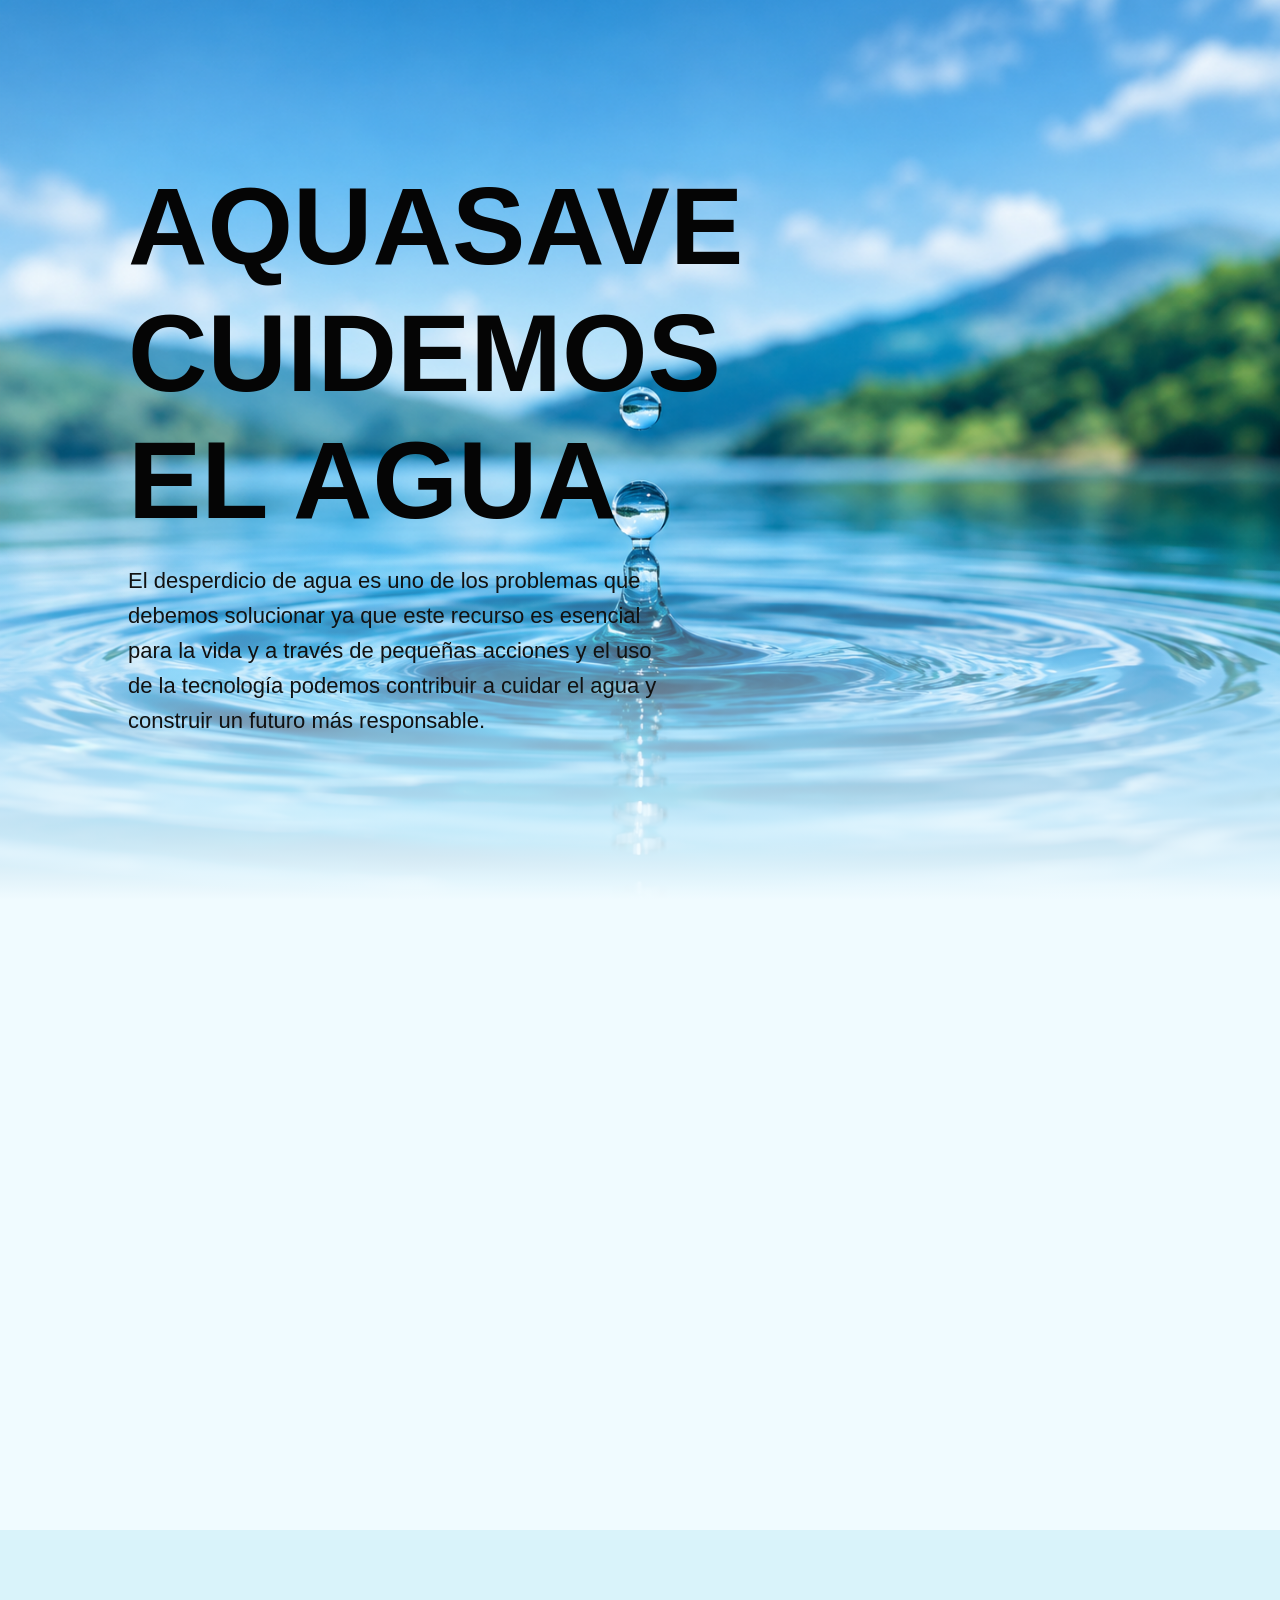
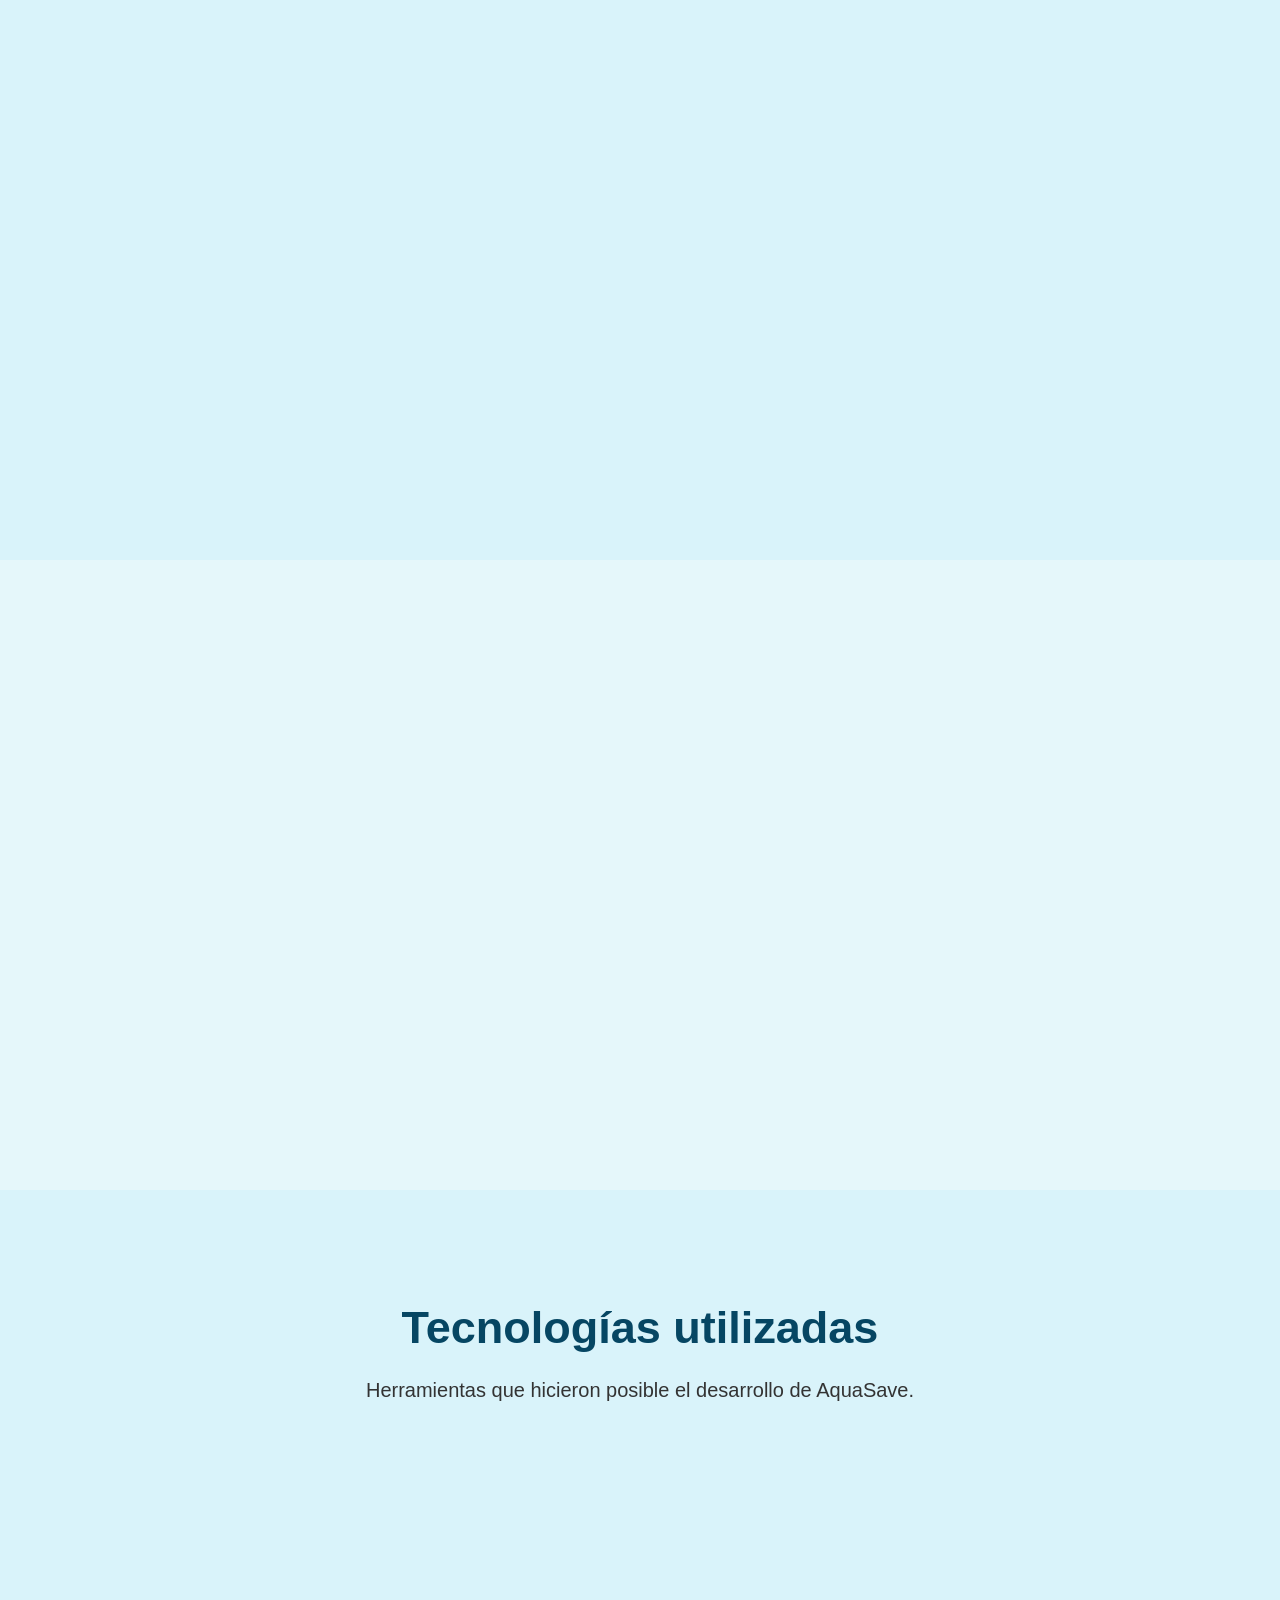
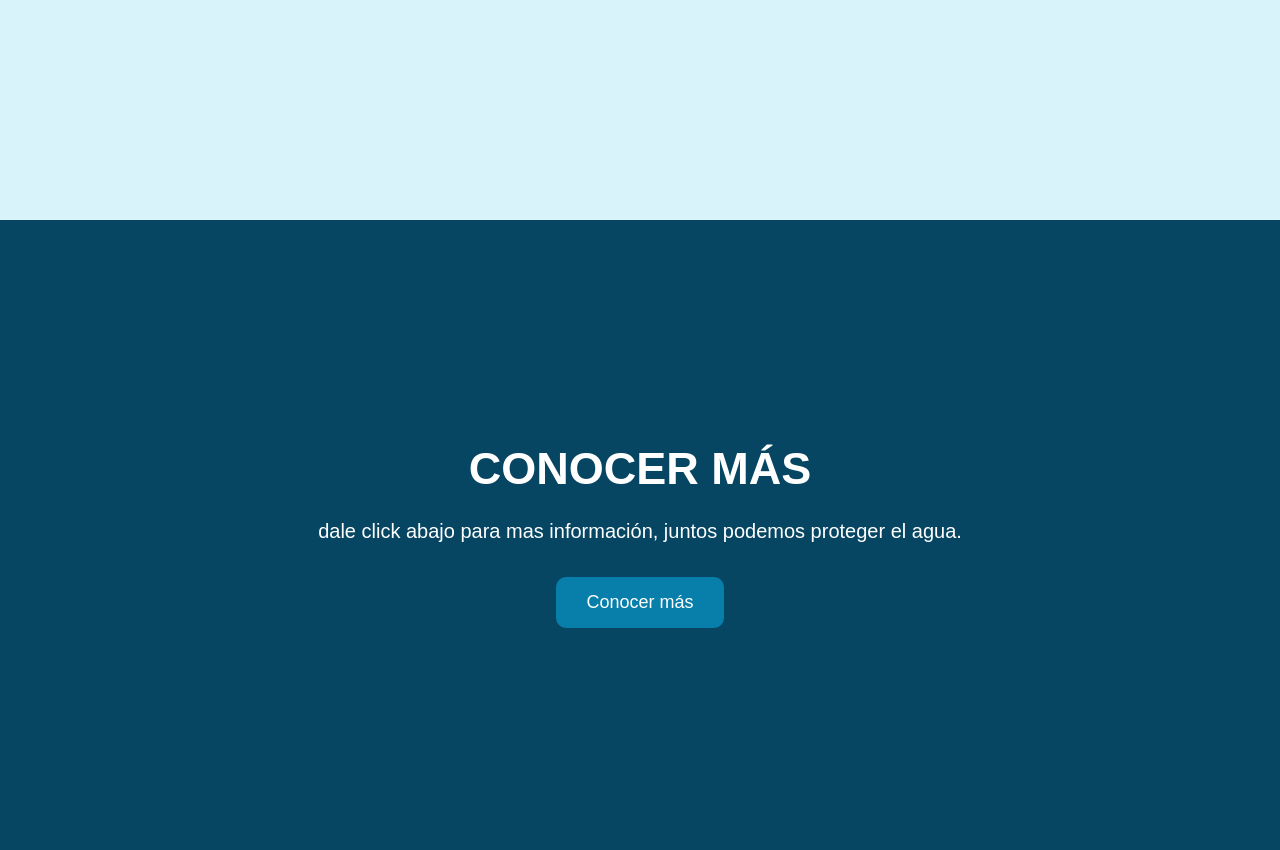
<file: index.html>
<!DOCTYPE html>
<html lang="es">
<head>
    <meta charset="UTF-8">
    <meta name="viewport" content="width=device-width, initial-scale=1.0">
    <title>Document</title>
    <link rel="stylesheet" href="style.css">
</head>
<body>
    <section class="inicio">
        <div class="contenido">
            <h1>AQUASAVE CUIDEMOS EL AGUA</h1>
            <p>
                El desperdicio de agua es uno de los problemas que debemos solucionar ya que este recurso es esencial para la vida y a través de pequeñas acciones y el uso de la tecnología podemos contribuir a cuidar el agua y construir un futuro más responsable.
            </p>
        </div>
    </section>

    <section class="problema">
    <div class="contenido">

        <div class="texto">
            <h2>El problema del agua</h2>

            <p>
               El desperdicio de agua es un problema que afecta a muchas comunidades y Las fugas, el mal uso y la falta de conciencia provocan que grandes cantidades de agua se pierdan diariamente reduciendo la disponibilidad de este recurso tan importante para todos.
            </p>
        </div>

        <img src="imagenes/problema del agua.webp" alt="La escasez del agua">

    </div>
</section>

    <section class="solucion">
    <div class="contenido">

        <img src="imagenes/solucion.jpg" alt="Nuestra solución">

        <div class="texto">
            <h2>Nuestra solución</h2>

            <p>
               AquaSave es una plataforma tecnológica que promueve el cuidado del agua. Nuestro objetivo es facilitar la comunicación y evitar el desperdicio innecesario de un recurso tan valioso para la vida como lo es el agua.
            </p>
        </div>
 
    </div>
</section>

    <section class="beneficios">
    <div class="contenido">

        <div class="texto">
            <h2>Beneficios</h2>

            <p>
                Ayudamos a las comunidades a reducir el desperdicio de agua y fomentar su uso responsable. Con AquaSave buscamos crear conciencia y promover hábitos que contribuyan a proteger este recurso para las futuras generaciones.
            </p>
        </div>

        <img src="imagenes/beneficios.jpg" alt="Beneficios del cuidado del agua">

    </div>
</section>

<section class="tecnologias">

    <div class="contenido">

        <h2>Tecnologías utilizadas</h2>

        <p>Herramientas que hicieron posible el desarrollo de AquaSave.</p>

        <div class="herramienta">
    <p><strong>HTML:</strong> Permite crear la estructura y el contenido de nuestra página.</p>
</div>

<div class="herramienta">
    <p><strong>CSS:</strong> Se encarga del diseño, los colores y la apariencia visual.</p>
</div>

<div class="herramienta">
    <p><strong>JavaScript:</strong> Agrega interactividad y movimiento a la página.</p>
</div>

</section>

    <section class="contacto">
        <div class="contenido">
            <h2>CONOCER MÁS</h2>

            <p>dale click abajo para mas información, juntos podemos proteger el agua.</p>

            <a href="conocer.html" class="btn-conocer">Conocer más</a>
        </div>
    </section>

    <script src="java.js"></script>
</body>
</html>
</file>
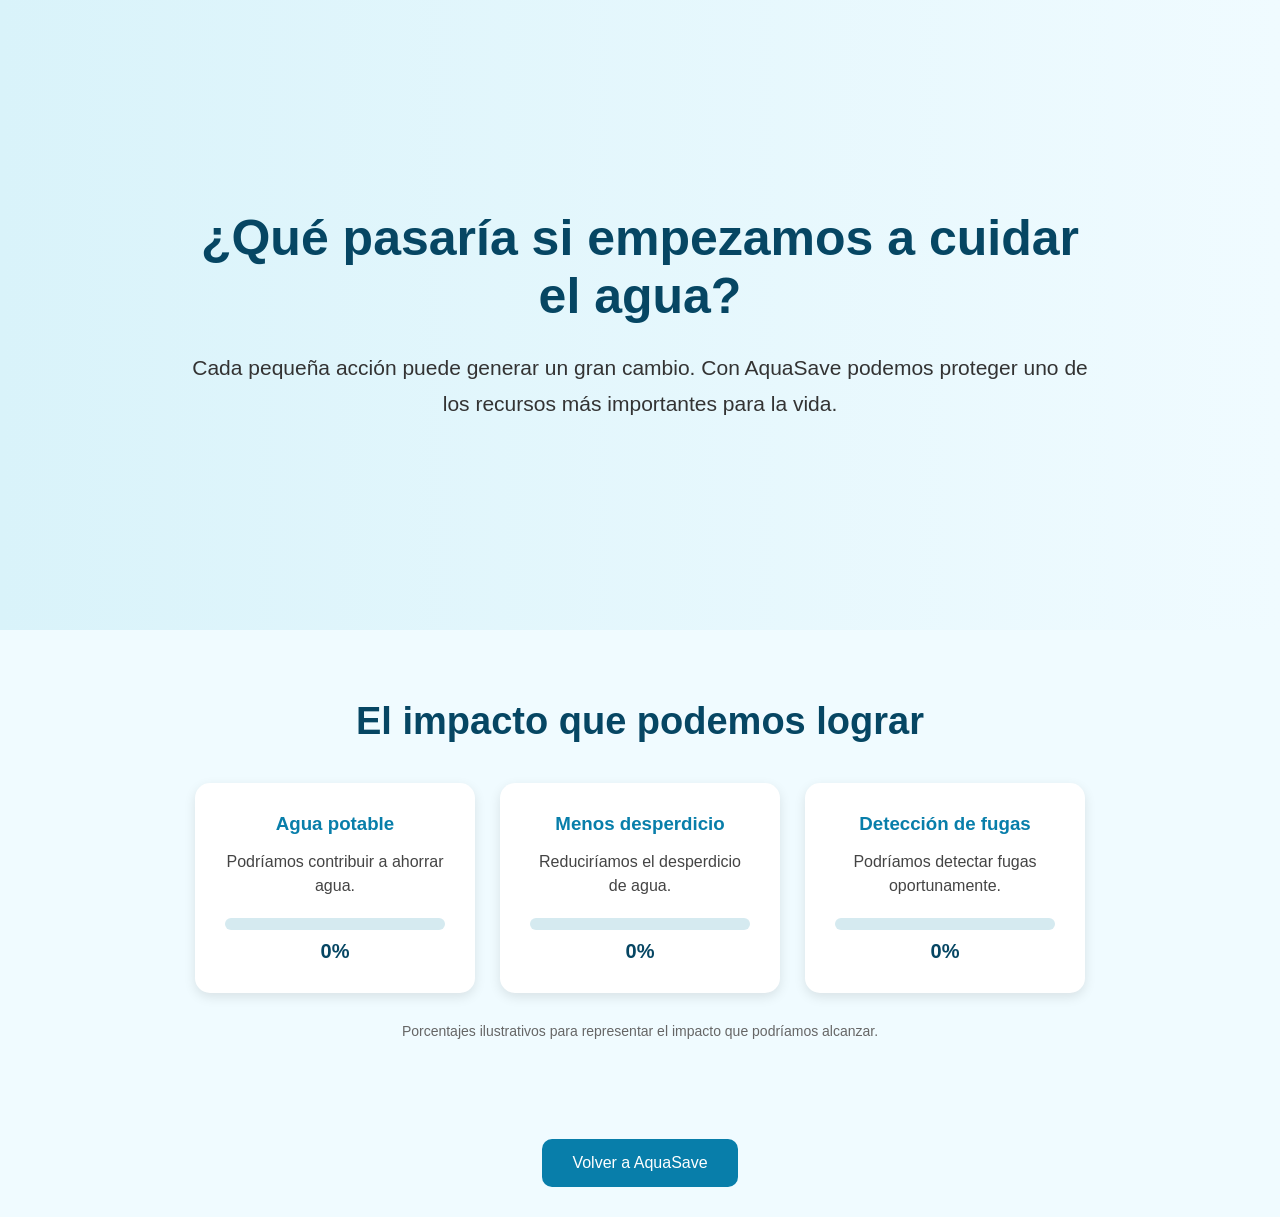
<file: conocer.html>
<!DOCTYPE html>
<html lang="en">
<head>
    <meta charset="UTF-8">
    <meta name="viewport" content="width=device-width, initial-scale=1.0">
    <title>Document</title>
    <link rel="stylesheet" href="conocer.css">
</head>
<body>
    <section class="impacto">
        <div class="contenido">
            <h1>¿Qué pasaría si empezamos a cuidar el agua?</h1>

            <p>
                Cada pequeña acción puede generar un gran cambio.
                Con AquaSave podemos proteger uno de los recursos
                más importantes para la vida.
            </p>
        </div>
    </section>

    <section class="estadisticas">

    <h2>El impacto que podemos lograr</h2>

    <div class="tarjetas">

        <div class="tarjeta">
            <h3>Agua potable</h3>
            <p>Podríamos contribuir a ahorrar agua.</p>
            <div class="barra">
               <div class="progreso" data-porcentaje="50"></div>
            </div>
            <span>50%</span>
        </div>

        <div class="tarjeta">
            <h3>Menos desperdicio</h3>
            <p>Reduciríamos el desperdicio de agua.</p>
            <div class="barra">
                <div class="progreso" data-porcentaje="35"></div>
            </div>
            <span>35%</span>
        </div>

        <div class="tarjeta">
            <h3>Detección de fugas</h3>
            <p>Podríamos detectar fugas oportunamente.</p>
            <div class="barra">
                <div class="progreso" data-porcentaje="80"></div>
                </div>
            <span>80%</span>
        </div>

    </div>

    <p class="nota">Porcentajes ilustrativos para representar el impacto que podríamos alcanzar.</p>

</section>

<section class="regresar">
    <a href="index.html" class="btn-volver">Volver a AquaSave</a>
</section>

<script src="conocer.js"></script>

</body>
</html>
</file>
<file: style.css>
* {
    margin: 0;
    padding: 0;
    box-sizing: border-box;
}

body {
    font-family: Arial, sans-serif;
}

.inicio {
    height: 100vh;
    position: relative;

    background-image:
        linear-gradient(
            to bottom,
            transparent 60%,
            #f0fbff 100%
        ),
        url("imagenes/aguaa.png");

    background-size: cover;
    background-position: center;

    display: flex;
    justify-content: flex-start;
    align-items: center;

    padding-left: 10%;
}

.contenido {
    max-width: 650px;
}

.contenido h1 {
    font-size: 110px;
    font-weight: 900;
    color: #050505;
    margin-bottom: 20px;
}

.contenido p {
    font-size: 22px;
    color: #111111;
    line-height: 1.6;
    max-width: 550px;
}

.problema {
    min-height: 70vh;
    background-color: #f0fbff;

    display: flex;
    justify-content: center;
    align-items: center;

    padding: 60px 10%;
}

.problema .contenido {
    width: 100%;
    max-width: 1100px;
    display: flex;
    align-items: center;
    justify-content: space-between;
    gap: 40px;
    text-align: left;
}

.problema .texto {
    width: 50%;
}

.problema img {
    width: 45%;
    height: 300px;
    object-fit: cover;
    border-radius: 15px;
}
.problema h2 {
    font-size: 45px;
    color: #064663;
    margin-bottom: 20px;
}

.problema p {
    font-size: 20px;
    color: #333333;
    line-height: 1.6;
    max-width: 750px;
}

.solucion {
    min-height: 70vh;
    background-color: #d9f3fa;

    display: flex;
    justify-content: center;
    align-items: center;

    padding: 60px 10%;
}

.solucion h2 {
    font-size: 45px;
    color: #064663;
    margin-bottom: 20px;
}

.solucion p {
    font-size: 20px;
    color: #333333;
    line-height: 1.6;
    max-width: 750px;
}

.beneficios {
    min-height: 70vh;
    background-color: #e5f7fa;

    display: flex;
    justify-content: center;
    align-items: center;

    padding: 60px 10%;
}

.beneficios h2 {
    font-size: 45px;
    color: #064663;
    margin-bottom: 20px;
}

.beneficios p {
    font-size: 20px;
    color: #333333;
    line-height: 1.6;
    max-width: 750px;
}

.tecnologias {
    min-height: 70vh;
    background-color: #d9f3fa;

    display: flex;
    justify-content: center;
    align-items: center;

    padding: 60px 10%;
}

.tecnologias h2 {
    font-size: 45px;
    color: #064663;
    margin-bottom: 20px;
}

.tecnologias p {
    font-size: 20px;
    color: #333333;
    line-height: 1.6;
    max-width: 750px;
}

.tecnologias h2 {
    font-size: 45px;
    color: #064663;
    margin-bottom: 20px;
}

.tecnologias p {
    font-size: 20px;
    color: #333333;
    line-height: 1.6;
    max-width: 750px;
}

.contacto {
    min-height: 70vh;
    background-color: #064663;

    display: flex;
    justify-content: center;
    align-items: center;

    padding: 60px 10%;
    text-align: center;
}

.contacto h2 {
    font-size: 45px;
    color: white;
    margin-bottom: 20px;
}

.contacto p {
    font-size: 20px;
    color: white;
    line-height: 1.6;
    max-width: 750px;
    margin-bottom: 30px;
}

.btn-conocer {
    display: inline-block;
    background-color: #087eaa;
    color: white;
    text-decoration: none;
    padding: 15px 30px;
    border-radius: 10px;
    font-size: 18px;
    transition: 0.3s;
}

.btn-conocer:hover {
    background-color: #064663;
    transform: scale(1.05);
}

.solucion .contenido {
    width: 100%;
    max-width: 1100px;
    display: flex;
    align-items: center;
    justify-content: space-between;
    gap: 40px;
    text-align: left;
}

.solucion .texto {
    width: 50%;
}

.solucion img {
    width: 45%;
    height: 300px;
    object-fit: cover;
    border-radius: 15px;
}

.beneficios .contenido {
    width: 100%;
    max-width: 1100px;
    display: flex;
    align-items: center;
    justify-content: space-between;
    gap: 40px;
    text-align: left;
}

.beneficios .texto {
    width: 50%;
}

.beneficios img {
    width: 45%;
    height: 300px;
    object-fit: cover;
    border-radius: 15px;
}

h2{
    transition: 0.3s;
}
h2:hover{
    color: #00a6c7;
    transform: scale(1.05);
}

.tecnologias .contenido {
    width: 100%;
    max-width: 1100px;
    text-align: center;
}

.tecnologias .contenido > p {
    margin: 0 auto 35px;
}

.herramientas {
    display: flex;
    justify-content: center;
    gap: 25px;
    flex-wrap: wrap;
}

.herramienta {
    flex: 1;
    min-width: 220px;
    background-color: white;
    padding: 30px;
    border-radius: 15px;
    box-shadow: 0 4px 12px rgba(0, 0, 0, 0.1);
}

.herramienta p {
    font-size: 18px;
    line-height: 1.6;
}

.herramienta strong {
    color: #087eaa;
}

@media (max-width: 768px) {

    .inicio {
        padding: 40px 7%;
    }

    .inicio .contenido h1 {
        font-size: 55px;
    }

    .inicio .contenido p {
        font-size: 18px;
    }

    .problema,
    .solucion,
    .beneficios {
        min-height: auto;
        padding: 50px 7%;
    }

    .problema .contenido,
    .solucion .contenido,
    .beneficios .contenido {
        flex-direction: column;
        text-align: center;
    }

    .problema .texto,
    .solucion .texto,
    .beneficios .texto {
        width: 100%;
    }

    .problema img,
    .solucion img,
    .beneficios img {
        width: 100%;
        max-width: 500px;
        height: 250px;
    }

    .tecnologias {
        min-height: auto;
        padding: 50px 7%;
    }

    .tecnologias h2 {
        font-size: 34px;
    }

    .herramienta {
        flex: 1 1 100%;
    }

    .contacto {
        min-height: auto;
        padding: 50px 7%;
    }
}

.problema .texto {
    opacity: 0;
    transform: translateX(-70px);
    transition: all 1s ease;
}

.problema img {
    opacity: 0;
    transform: translateX(70px);
    transition: all 1s ease;
}

.solucion img {
    opacity: 0;
    transform: translateX(-70px);
    transition: all 1s ease;
}

.solucion .texto {
    opacity: 0;
    transform: translateX(70px);
    transition: all 1s ease;
}

.beneficios .texto {
    opacity: 0;
    transform: translateX(-70px);
    transition: all 1s ease;
}

.beneficios img {
    opacity: 0;
    transform: translateX(70px);
    transition: all 1s ease;
}

.problema.visible .texto,
.solucion.visible .texto,
.beneficios.visible .texto,
.problema.visible img,
.solucion.visible img,
.beneficios.visible img {
    opacity: 1;
    transform: translateX(0);
}

.herramienta {
    opacity: 0;
    transform: translateY(35px);
    transition: opacity 0.8s ease, transform 0.8s ease;
}

.herramienta.visible {
    opacity: 1;
    transform: translateY(0);
}

.problema .texto,
.problema img,
.beneficios .texto,
.beneficios img,
.solucion .texto,
.solucion img {
    opacity: 0;
    transition: opacity 1s ease, transform 1s ease;
}

.problema .texto,
.beneficios .texto {
    transform: translateX(-70px);
}

.problema img,
.beneficios img {
    transform: translateX(70px);
}

.solucion img {
    transform: translateX(-70px);
}

.solucion .texto {
    transform: translateX(70px);
}

.problema.visible .texto,
.problema.visible img,
.solucion.visible .texto,
.solucion.visible img,
.beneficios.visible .texto,
.beneficios.visible img {
    opacity: 1;
    transform: translateX(0);
}

.inicio .contenido {
    animation: aparecerInicio 2.2s ease both;
}

@keyframes aparecerInicio {
    from {
        opacity: 0;
        transform: translateY(40px);
    }

    to {
        opacity: 1;
        transform: translateY(0);
    }
}
</file>
<file: conocer.css>
* {
    margin: 0;
    padding: 0;
    box-sizing: border-box;
}

body {
    font-family: Arial, sans-serif;
    background-color: #f0fbff;
}

.impacto {
    min-height: 70vh;
    background: linear-gradient(
        to right,
        #d9f3fa,
        #f0fbff
    );

    display: flex;
    align-items: center;
    justify-content: center;

    padding: 60px 10%;
    text-align: center;
}

.impacto .contenido {
    max-width: 900px;
}

.impacto h1 {
    font-size: 50px;
    color: #064663;
    margin-bottom: 25px;
}

.impacto p {
    font-size: 21px;
    color: #333333;
    line-height: 1.7;
}

.estadisticas {
    padding: 70px 10%;
    text-align: center;
    background-color: #f0fbff;
}

.estadisticas h2 {
    font-size: 38px;
    color: #064663;
    margin-bottom: 40px;
}

.tarjetas {
    display: flex;
    justify-content: center;
    gap: 25px;
    flex-wrap: wrap;
}

.tarjeta {
    background-color: white;
    padding: 30px;
    border-radius: 15px;
    width: 280px;
    box-shadow: 0 4px 12px rgba(0, 0, 0, 0.1);
}

.tarjeta span {
    display: inline-block;
    transition: transform 0.3s ease;
}

.tarjeta h3 {
    color: #087eaa;
    margin-bottom: 15px;
}

.tarjeta p {
    color: #444;
    margin-bottom: 20px;
    line-height: 1.5;
}

.barra {
    width: 100%;
    height: 12px;
    background-color: #d5eaf0;
    border-radius: 10px;
    overflow: hidden;
    margin-bottom: 10px;
}

.progreso {
    height: 100%;
    width: 0;
    background-color: #087eaa;
    border-radius: 10px;
    transition: none;
}

.tarjeta span {
    color: #064663;
    font-weight: bold;
    font-size: 20px;
}

.nota {
    margin-top: 30px;
    color: #666;
    font-size: 14px;
}

.regresar {
    text-align: center;
    padding: 30px;
}

.btn-volver {
    display: inline-block;
    background-color: #087eaa;
    color: white;
    text-decoration: none;
    padding: 15px 30px;
    border-radius: 10px;
    transition: 0.3s;
}

.btn-volver:hover {
    background-color: #064663;
    transform: scale(1.05);
}
</file>
